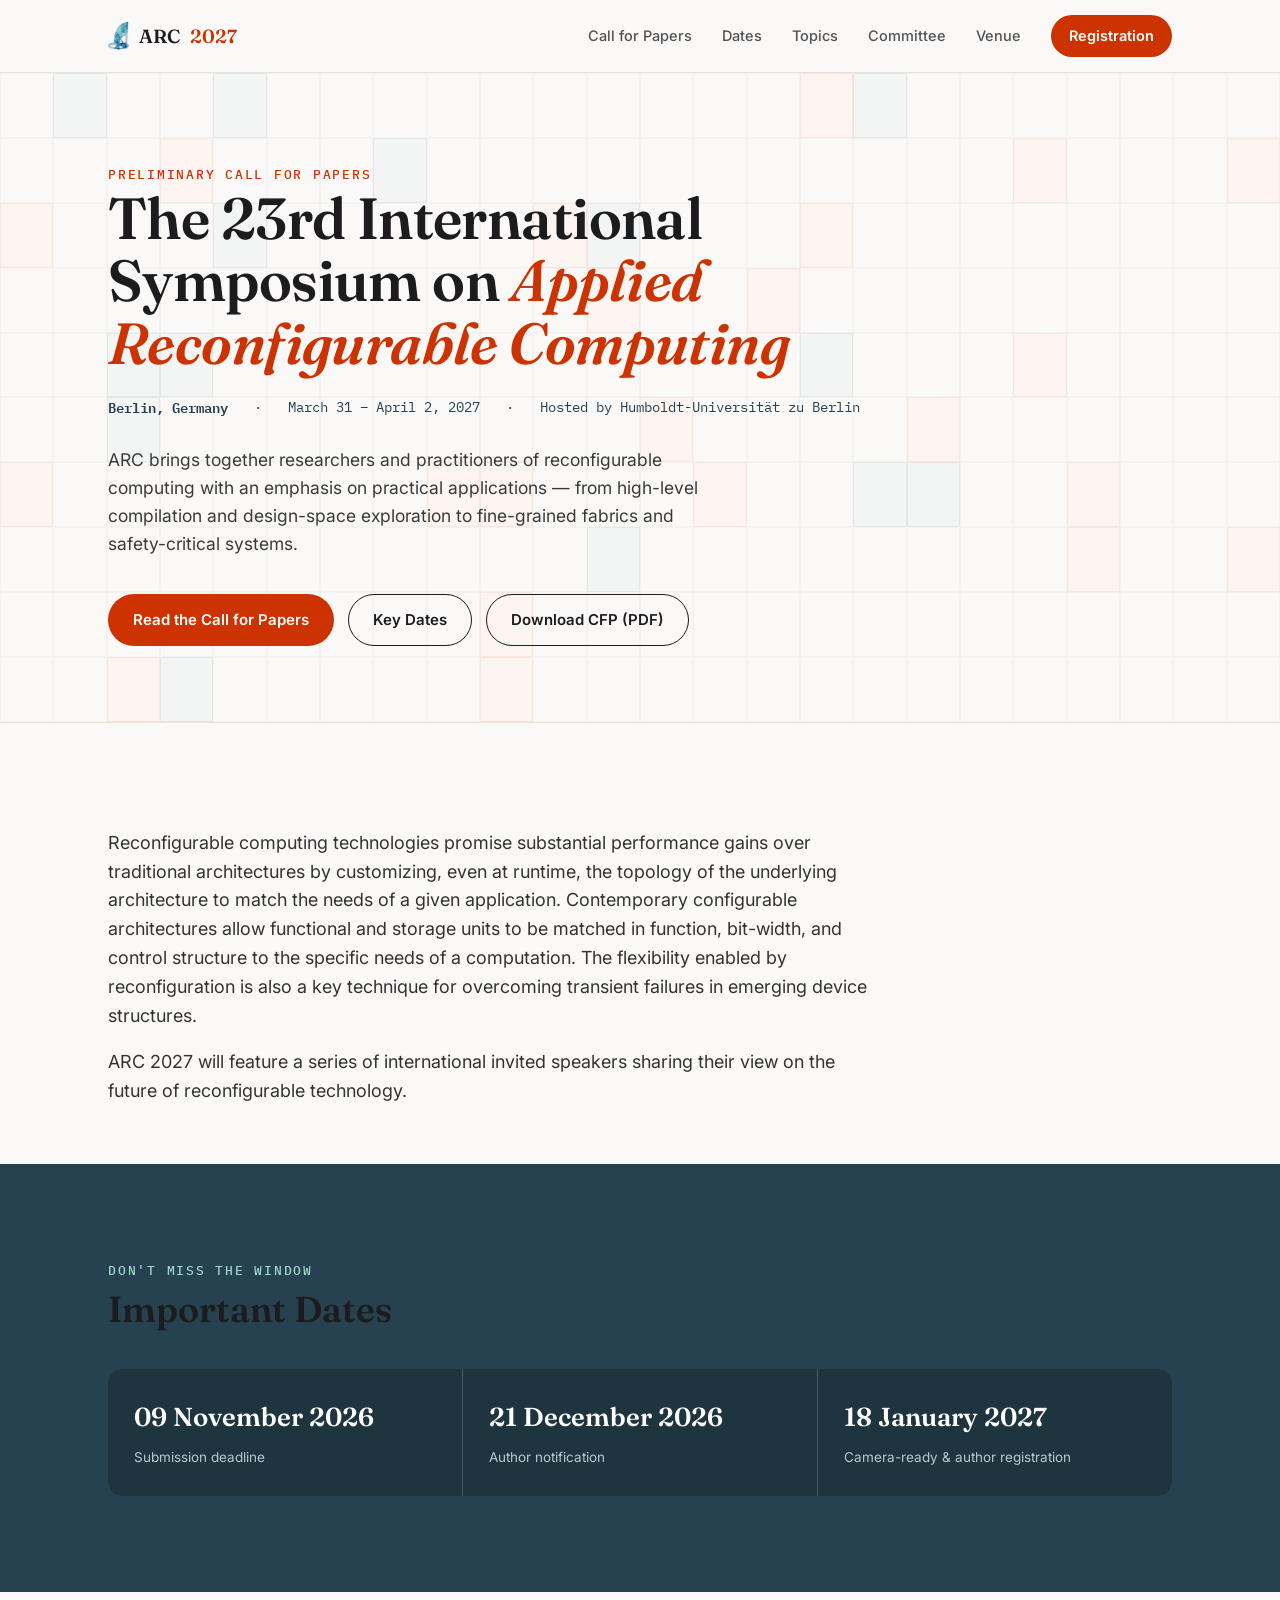
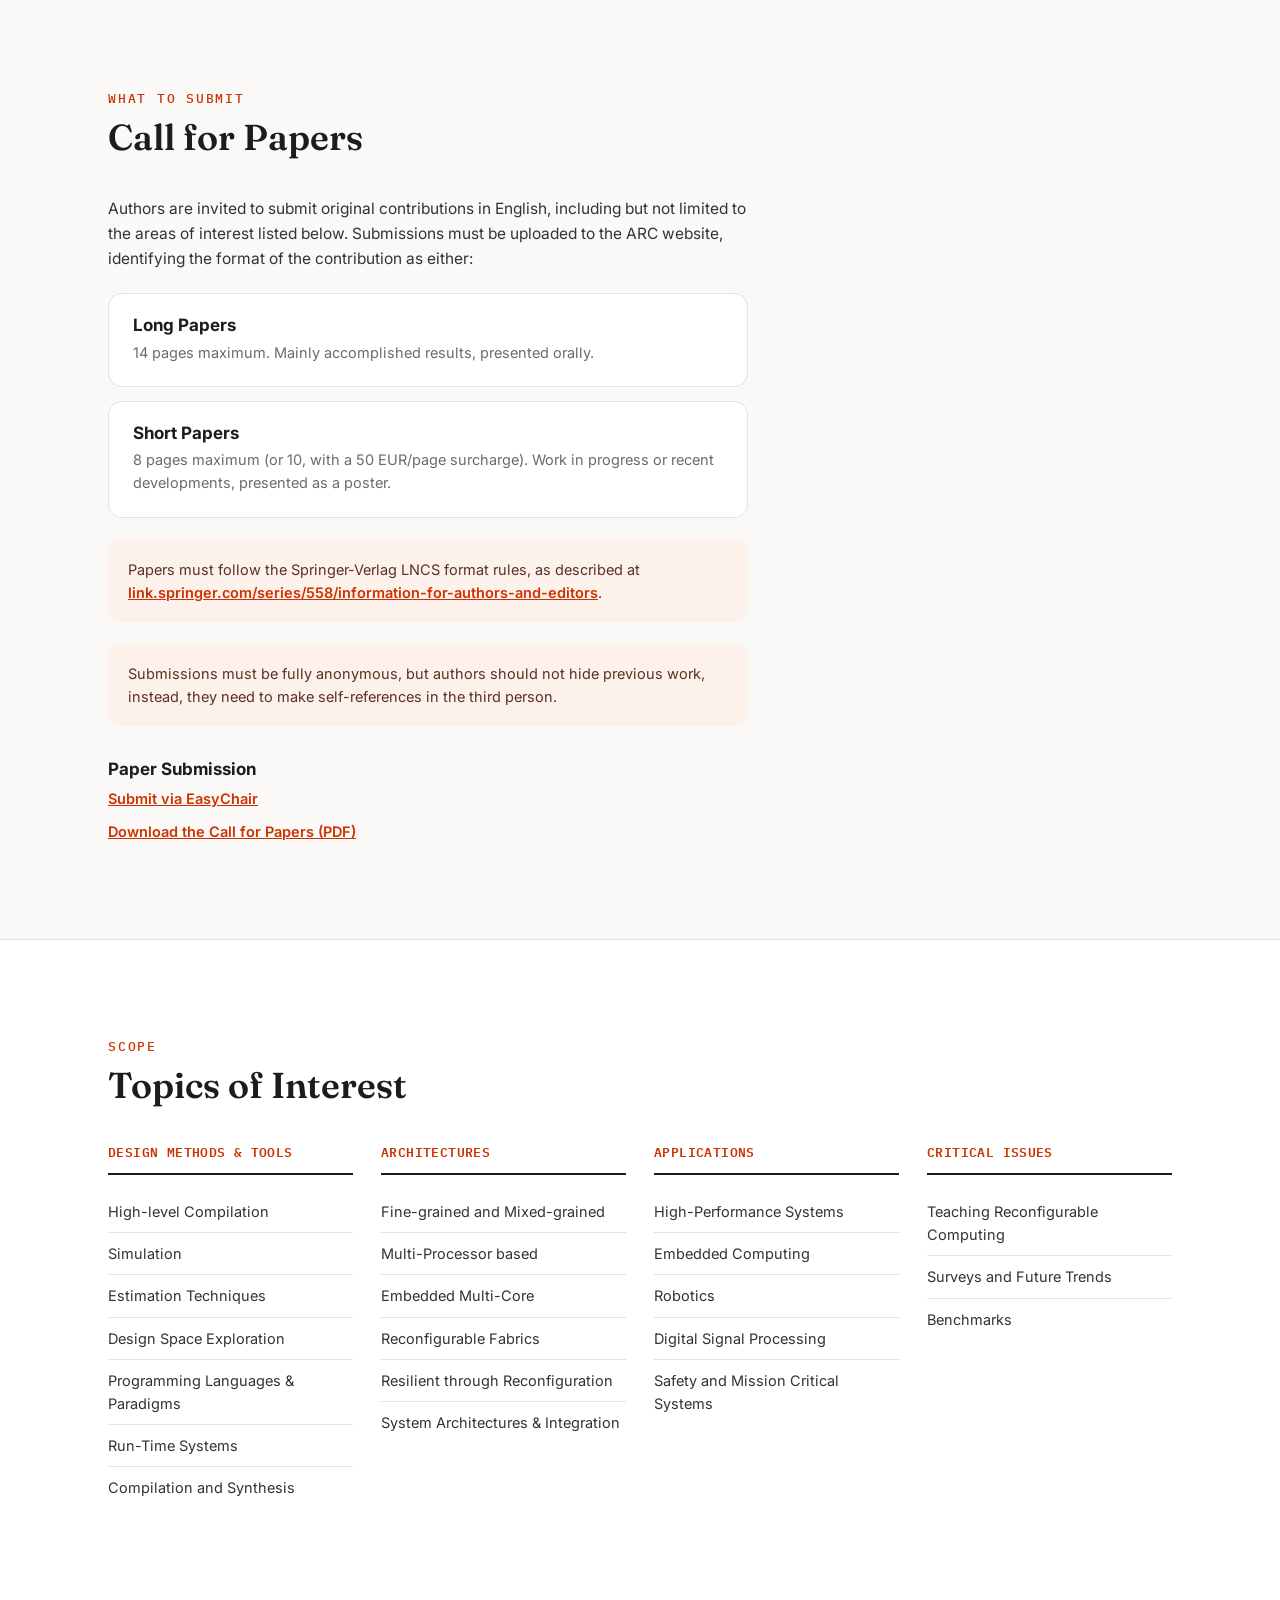
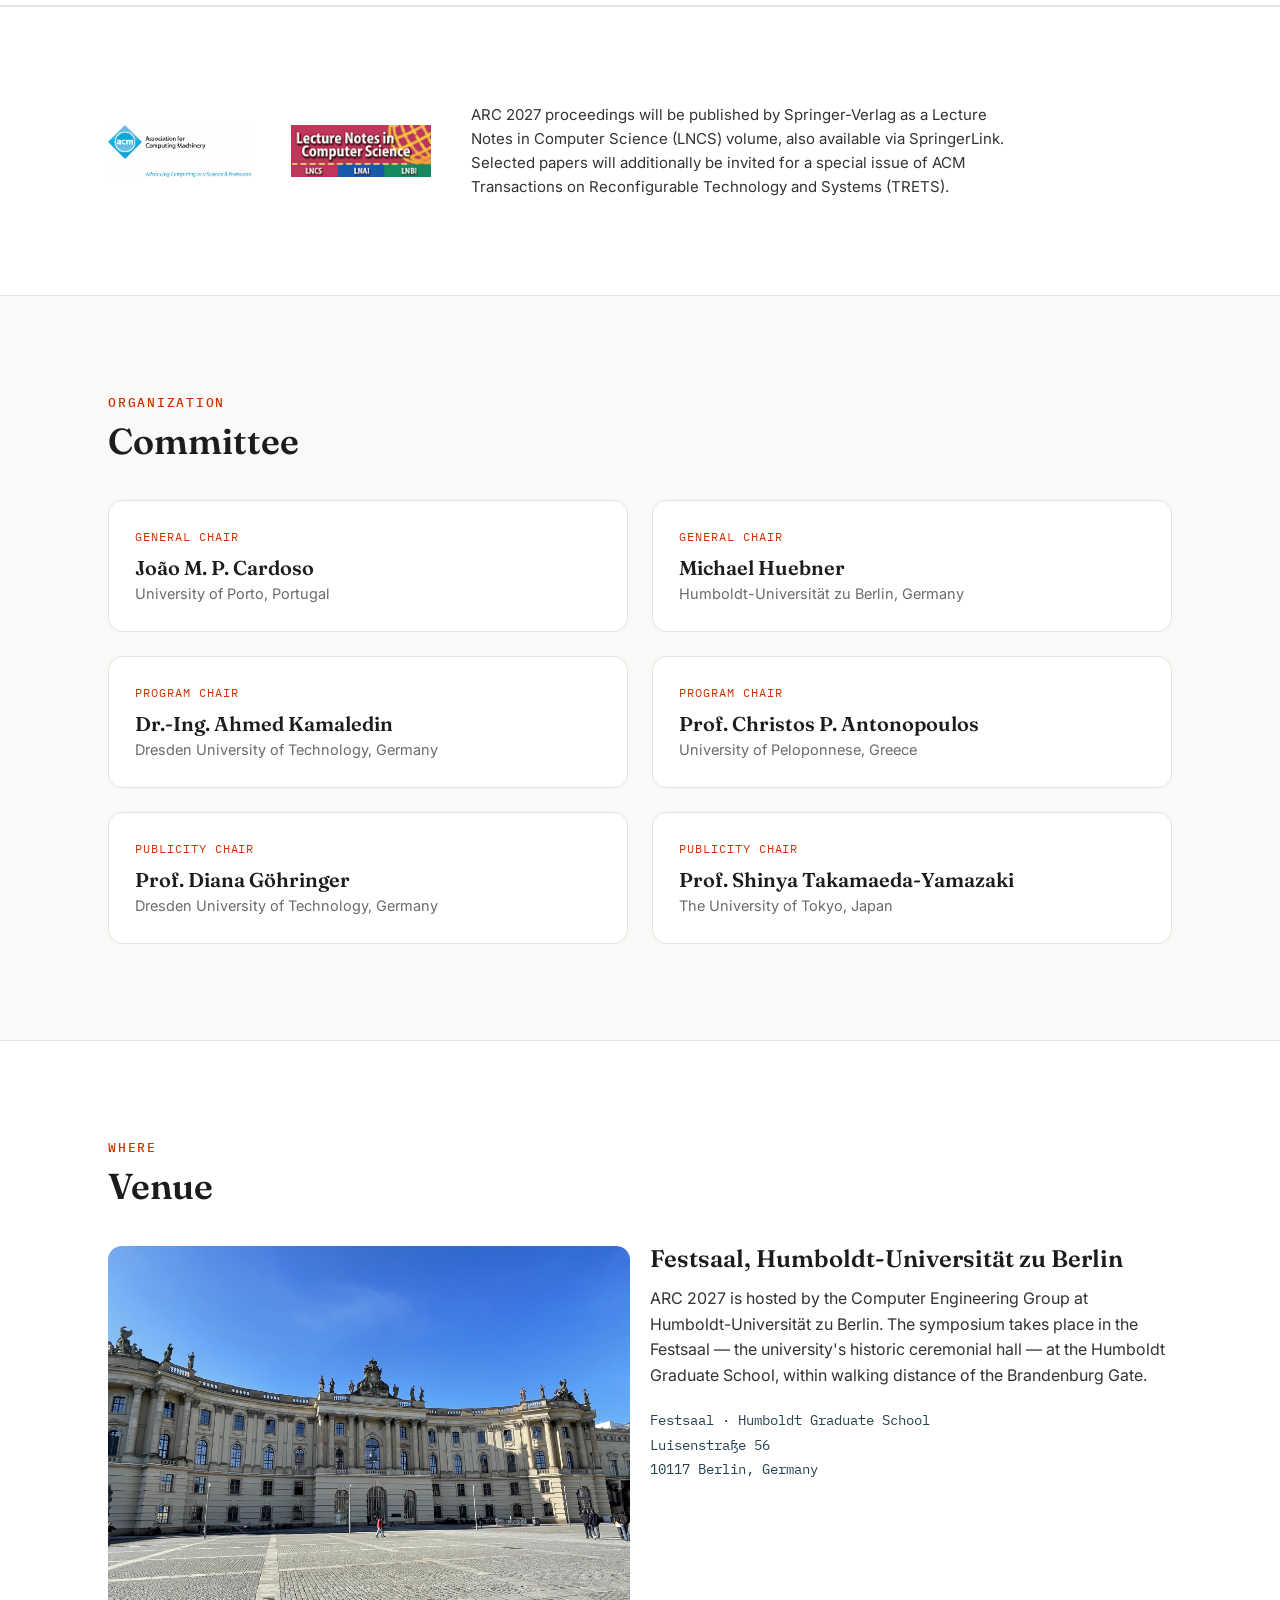
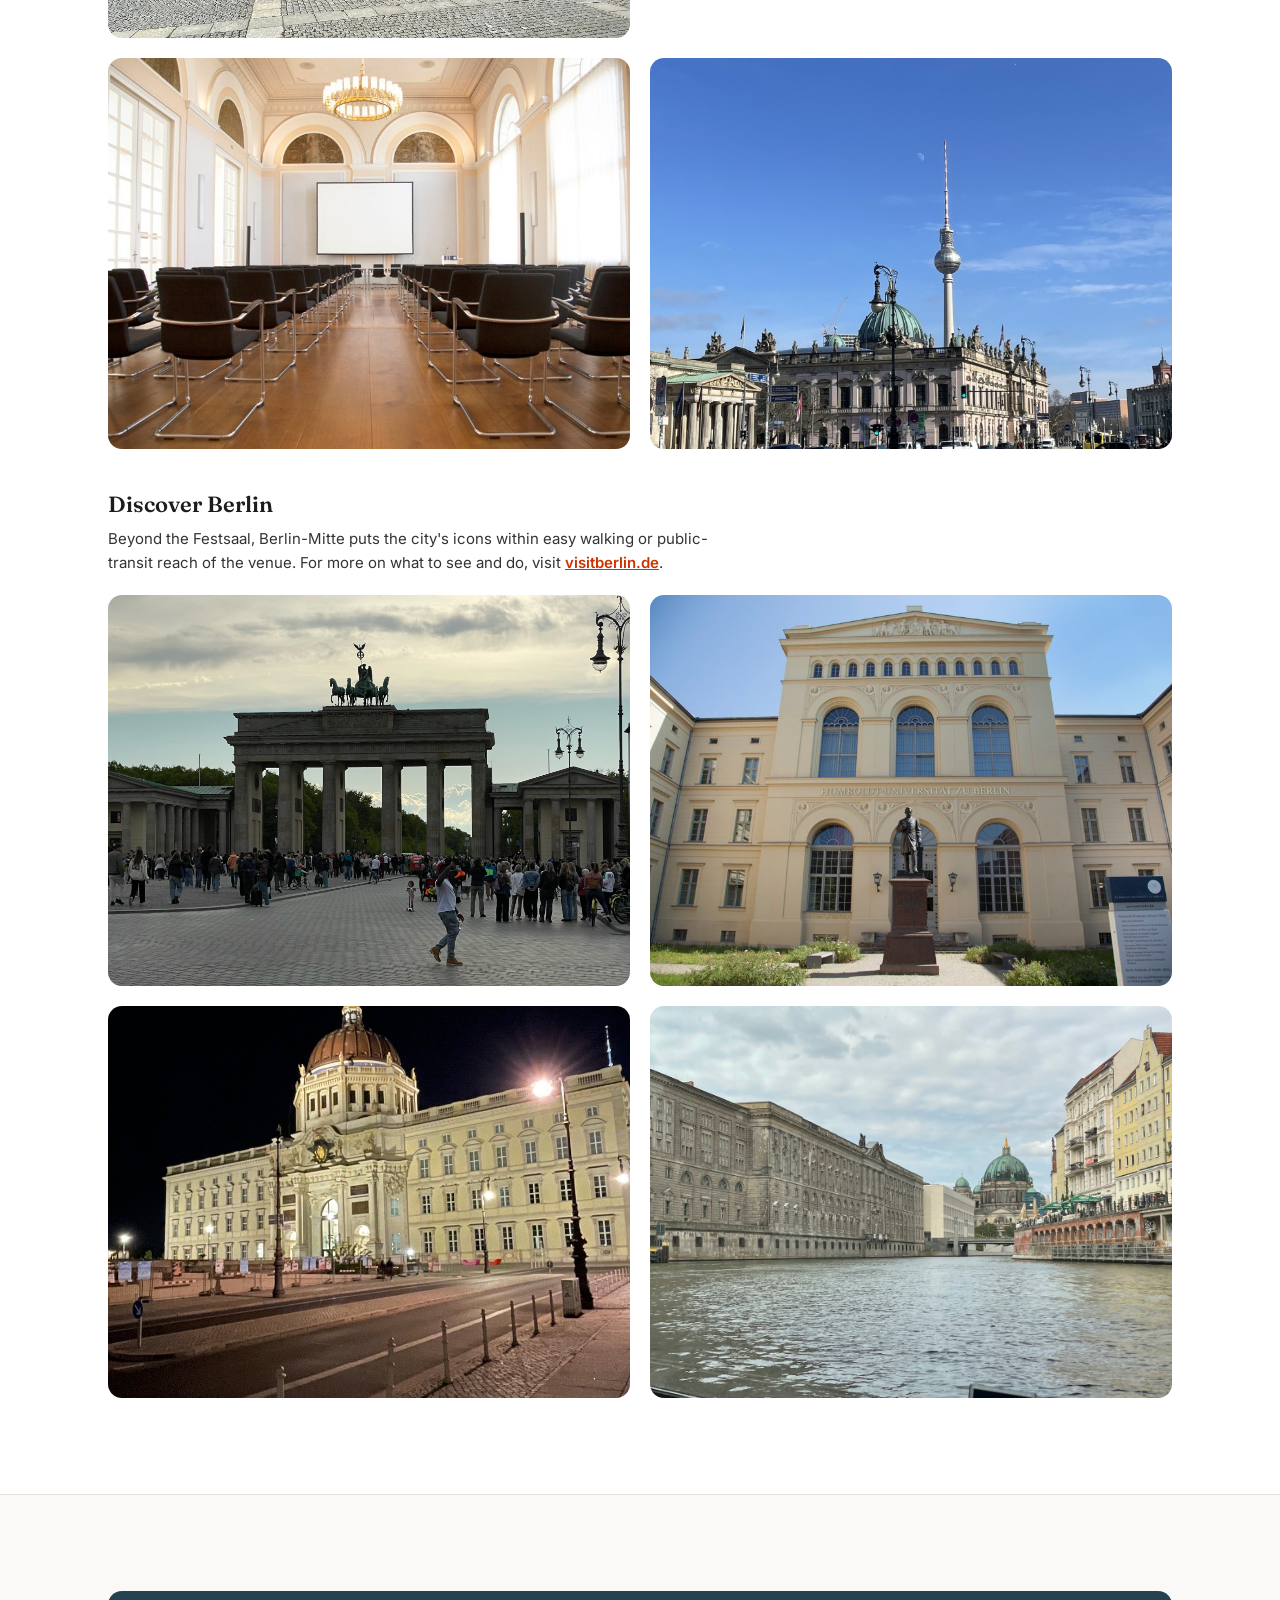
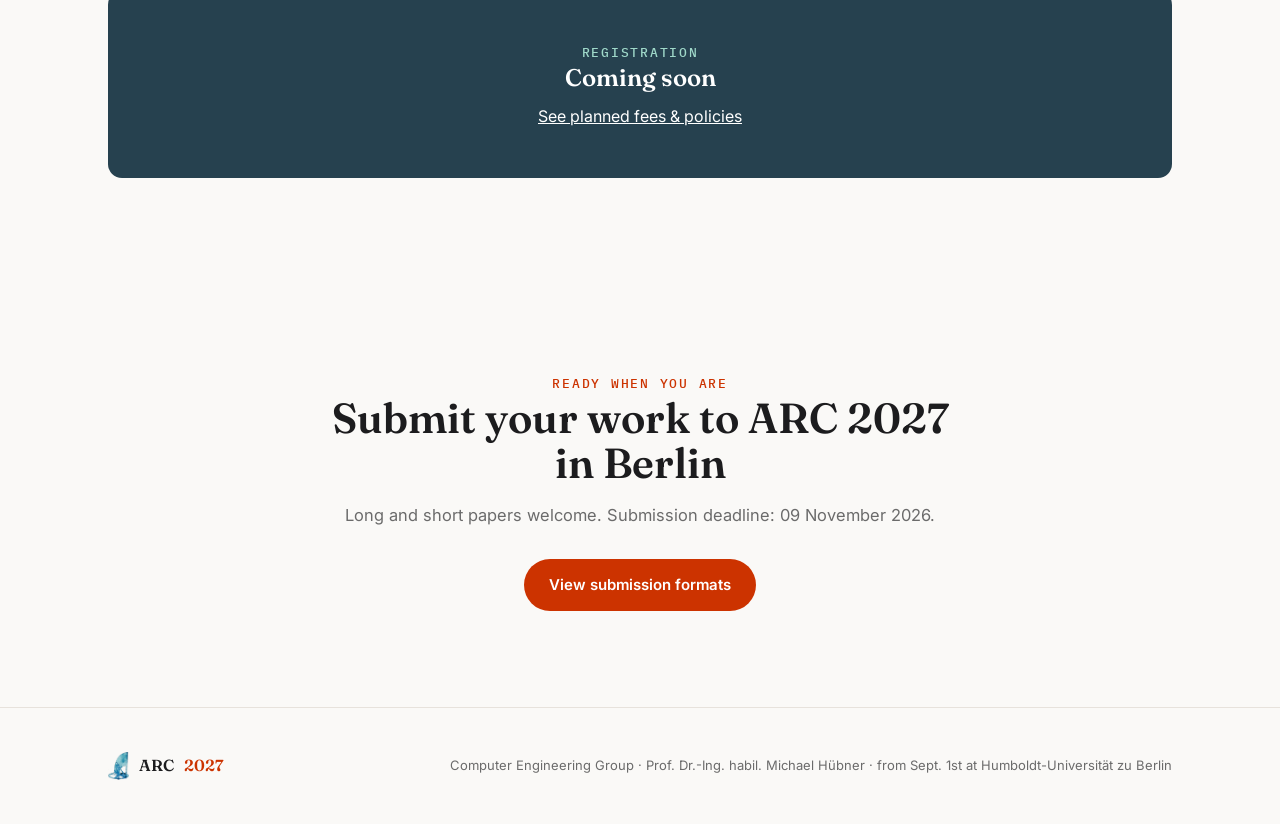
<file: index.html>
<!DOCTYPE html>
<html lang="en">
<head>
<meta charset="UTF-8">
<meta name="viewport" content="width=device-width, initial-scale=1.0">
<title>ARC 2027 — The 23rd International Symposium on Applied Reconfigurable Computing</title>
<meta name="description" content="ARC 2027 · Berlin, Germany · March 31 – April 2, 2027 · Preliminary Call for Papers">
<link rel="preconnect" href="https://fonts.googleapis.com">
<link rel="preconnect" href="https://fonts.gstatic.com" crossorigin>
<link href="https://fonts.googleapis.com/css2?family=Fraunces:ital,opsz,wght@0,9..144,400;0,9..144,500;0,9..144,600;0,9..144,700;1,9..144,500&family=Inter:wght@400;500;600;700&family=IBM+Plex+Mono:wght@400;500;600&display=swap" rel="stylesheet">
<link rel="stylesheet" href="assets/style.css">
</head>
<body>

<header>
  <nav class="wrap">
    <div class="brand-lockup">
      <img src="assets/arc_logo.png" alt="">
      ARC<span class="yr">2027</span>
    </div>
    <div class="navlinks" id="navlinks">
      <a href="#cfp">Call for Papers</a>
      <a href="#dates">Dates</a>
      <a href="#topics">Topics</a>
      <a href="#committee">Committee</a>
      <a href="#venue">Venue</a>
      <a href="registration.html" class="navcta">Registration</a>
    </div>
    <button class="menu-btn" id="menuBtn" aria-label="Toggle menu"><span></span><span></span><span></span></button>
  </nav>
</header>

<section class="hero">
  <div class="fabric" id="fabric"></div>
  <div class="wrap">
    <div class="hero-inner">
      <span class="eyebrow">Preliminary Call for Papers</span>
      <h1>The 23rd International Symposium on <em>Applied Reconfigurable Computing</em></h1>
      <div class="hero-meta">
        <span><b>Berlin, Germany</b></span>
        <span>·</span>
        <span>March 31 – April 2, 2027</span>
        <span>·</span>
        <span>Hosted by Humboldt-Universität zu Berlin</span>
      </div>
      <p class="hero-lede">ARC brings together researchers and practitioners of reconfigurable computing with an emphasis on practical applications — from high-level compilation and design-space exploration to fine-grained fabrics and safety-critical systems.</p>
      <div class="hero-ctas">
        <a class="btn btn-primary" href="#cfp">Read the Call for Papers</a>
        <a class="btn btn-ghost" href="#dates">Key Dates</a>
        <a class="btn btn-ghost" href="assets/ARC2027-CFP-v2-extended.pdf" target="_blank" rel="noopener">Download CFP (PDF)</a>
      </div>
    </div>
  </div>
</section>

<section class="intro">
  <div class="wrap">
    <p>Reconfigurable computing technologies promise substantial performance gains over traditional architectures by customizing, even at runtime, the topology of the underlying architecture to match the needs of a given application. Contemporary configurable architectures allow functional and storage units to be matched in function, bit-width, and control structure to the specific needs of a computation. The flexibility enabled by reconfiguration is also a key technique for overcoming transient failures in emerging device structures.</p>
    <p>ARC 2027 will feature a series of international invited speakers sharing their view on the future of reconfigurable technology.</p>
  </div>
</section>

<section class="dates-strip" id="dates">
  <div class="wrap">
    <div class="sec-head">
      <div>
        <span class="eyebrow">Don't miss the window</span>
        <h2>Important Dates</h2>
      </div>
    </div>
    <div class="dates-grid">
      <div class="date-card">
        <div class="d">09 November 2026</div>
        <div class="l">Submission deadline</div>
      </div>
      <div class="date-card">
        <div class="d">21 December 2026</div>
        <div class="l">Author notification</div>
      </div>
      <div class="date-card">
        <div class="d">18 January 2027</div>
        <div class="l">Camera-ready &amp; author registration</div>
      </div>
    </div>
  </div>
</section>

<section id="cfp">
  <div class="wrap">
    <div class="sec-head">
      <div>
        <span class="eyebrow">What to submit</span>
        <h2>Call for Papers</h2>
      </div>
    </div>
    <div class="cfp-grid" style="grid-template-columns:1fr; max-width:640px;">
      <div>
        <p style="margin:0 0 22px; color:#333; font-size:15.5px;">Authors are invited to submit original contributions in English, including but not limited to the areas of interest listed below. Submissions must be uploaded to the ARC website, identifying the format of the contribution as either:</p>

        <div class="paper-type">
          <h3>Long Papers</h3>
          <p>14 pages maximum. Mainly accomplished results, presented orally.</p>
        </div>
        <div class="paper-type">
          <h3>Short Papers</h3>
          <p>8 pages maximum (or 10, with a 50 EUR/page surcharge). Work in progress or recent developments, presented as a poster.</p>
        </div>

        <div class="fmt-note">
          Papers must follow the Springer-Verlag LNCS format rules, as described at
          <a href="https://link.springer.com/series/558/information-for-authors-and-editors" target="_blank" rel="noopener">link.springer.com/series/558/information-for-authors-and-editors</a>.
        </div>

        <div class="fmt-note">
          Submissions must be fully anonymous, but authors should not hide previous work, instead, they need to make self-references in the third person.
        </div>

        <h3 style="font-size:17px; font-family:'Inter'; font-weight:700; margin-top:34px;">Paper Submission</h3>
        <p style="margin:8px 0 0; font-size:14.5px;"><a href="https://easychair.org/conferences/?conf=arc2027" target="_blank" rel="noopener" style="color:var(--brand); font-weight:600;">Submit via EasyChair</a></p>
        <p style="margin:10px 0 0; font-size:14.5px;"><a href="assets/ARC2027_Preliminary_CFP.pdf" target="_blank" rel="noopener" style="color:var(--brand); font-weight:600;">Download the Call for Papers (PDF)</a></p>
      </div>
    </div>
  </div>
</section>

<section id="topics" style="background:var(--paper-raised); border-top:1px solid var(--line); border-bottom:1px solid var(--line);">
  <div class="wrap">
    <div class="sec-head">
      <div>
        <span class="eyebrow">Scope</span>
        <h2>Topics of Interest</h2>
      </div>
    </div>
    <div class="topics-grid">
      <div class="topic-col">
        <h3>Design Methods &amp; Tools</h3>
        <ul>
          <li>High-level Compilation</li>
          <li>Simulation</li>
          <li>Estimation Techniques</li>
          <li>Design Space Exploration</li>
          <li>Programming Languages &amp; Paradigms</li>
          <li>Run-Time Systems</li>
          <li>Compilation and Synthesis</li>
        </ul>
      </div>
      <div class="topic-col">
        <h3>Architectures</h3>
        <ul>
          <li>Fine-grained and Mixed-grained</li>
          <li>Multi-Processor based</li>
          <li>Embedded Multi-Core</li>
          <li>Reconfigurable Fabrics</li>
          <li>Resilient through Reconfiguration</li>
          <li>System Architectures &amp; Integration</li>
        </ul>
      </div>
      <div class="topic-col">
        <h3>Applications</h3>
        <ul>
          <li>High-Performance Systems</li>
          <li>Embedded Computing</li>
          <li>Robotics</li>
          <li>Digital Signal Processing</li>
          <li>Safety and Mission Critical Systems</li>
        </ul>
      </div>
      <div class="topic-col">
        <h3>Critical Issues</h3>
        <ul>
          <li>Teaching Reconfigurable Computing</li>
          <li>Surveys and Future Trends</li>
          <li>Benchmarks</li>
        </ul>
      </div>
    </div>
  </div>
</section>

<section class="pub-strip">
  <div class="wrap pub-inner">
    <img src="assets/lncs_logo.png" alt="Lecture Notes in Computer Science">
    <img src="assets/acm_logo.jpeg" alt="ACM">
    <p>ARC 2027 proceedings will be published by Springer-Verlag as a Lecture Notes in Computer Science (LNCS) volume, also available via SpringerLink. Selected papers will additionally be invited for a special issue of ACM Transactions on Reconfigurable Technology and Systems (TRETS).</p>
  </div>
</section>

<section id="committee">
  <div class="wrap">
    <div class="sec-head">
      <div>
        <span class="eyebrow">Organization</span>
        <h2>Committee</h2>
      </div>
    </div>
    <div class="committee-grid">
      <div class="person">
        <div class="role">General Chair</div>
        <h3>João M. P. Cardoso</h3>
        <div class="aff">University of Porto, Portugal</div>
      </div>
      <div class="person">
        <div class="role">General Chair</div>
        <h3>Michael Huebner</h3>
        <div class="aff">Humboldt-Universität zu Berlin, Germany</div>
      </div>
      <div class="person">
        <div class="role">Program Chair</div>
        <h3>Dr.-Ing. Ahmed Kamaledin</h3>
        <div class="aff">Dresden University of Technology, Germany</div>
      </div>
      <div class="person">
        <div class="role">Program Chair</div>
        <h3>Prof. Christos P. Antonopoulos</h3>
        <div class="aff">University of Peloponnese, Greece</div>
      </div>
      <div class="person">
        <div class="role">Publicity Chair</div>
        <h3>Prof. Diana Göhringer</h3>
        <div class="aff">Dresden University of Technology, Germany</div>
      </div>
      <div class="person">
        <div class="role">Publicity Chair</div>
        <h3>Prof. Shinya Takamaeda-Yamazaki</h3>
        <div class="aff">The University of Tokyo, Japan</div>
      </div>
    </div>
  </div>
</section>

<section id="venue" style="background:var(--paper-raised); border-top:1px solid var(--line); border-bottom:1px solid var(--line);">
  <div class="wrap">
    <div class="sec-head">
      <div>
        <span class="eyebrow">Where</span>
        <h2>Venue</h2>
      </div>
    </div>
    <div class="venue-grid">
      <div class="venue-photo"><img src="assets/venue_law_faculty.jpg" alt="Humboldt-Universität zu Berlin building at Bebelplatz"></div>
      <div class="venue-text">
        <h3>Festsaal, Humboldt-Universität zu Berlin</h3>
        <p>ARC 2027 is hosted by the Computer Engineering Group at Humboldt-Universität zu Berlin. The symposium takes place in the Festsaal — the university's historic ceremonial hall — at the Humboldt Graduate School, within walking distance of the Brandenburg Gate.</p>
        <div class="venue-addr">
          Festsaal · Humboldt Graduate School<br>
          Luisenstraße 56<br>
          10117 Berlin, Germany
        </div>
      </div>
    </div>
    <div class="venue-grid" style="margin-top:20px;">
      <div class="venue-photo"><img src="assets/berlin2.jpg" alt="Festsaal lecture hall"></div>
      <div class="venue-photo"><img src="assets/venue_fernsehturm.jpg" alt="Fernsehturm and Berlin skyline near Bebelplatz"></div>
    </div>

    <h3 style="margin-top:44px; font-size:22px;">Discover Berlin</h3>
    <p style="margin-top:10px; color:#333; font-size:15px; max-width:640px;">Beyond the Festsaal, Berlin-Mitte puts the city's icons within easy walking or public-transit reach of the venue. For more on what to see and do, visit <a href="https://www.visitberlin.de/en" target="_blank" rel="noopener" style="color:var(--brand); font-weight:600;">visitberlin.de</a>.</p>
    <div class="venue-grid" style="margin-top:20px;">
      <div class="venue-photo"><img src="assets/venue_brandenburg_gate.jpg" alt="Brandenburg Gate, Berlin"></div>
      <div class="venue-photo"><img src="assets/berlin1.jpg" alt="Humboldt-Universität zu Berlin main building"></div>
    </div>
    <div class="venue-grid" style="margin-top:20px;">
      <div class="venue-photo"><img src="assets/berlin_schloss_night.jpg" alt="Berliner Schloss / Humboldt Forum at night"></div>
      <div class="venue-photo"><img src="assets/berlin_spree_dom.jpg" alt="Spree river with Berliner Dom"></div>
    </div>
  </div>
</section>

<section id="registration">
  <div class="wrap">
    <div class="reg-box">
      <span class="eyebrow" style="color:#9fd8c9;">Registration</span>
      <h2>Coming soon</h2>
      <p><a href="registration.html" style="color:#fff; text-decoration:underline;">See planned fees &amp; policies</a></p>
    </div>
  </div>
</section>

<section class="final-cta">
  <div class="wrap">
    <span class="eyebrow">Ready when you are</span>
    <h2>Submit your work to ARC 2027 in Berlin</h2>
    <p>Long and short papers welcome. Submission deadline: 09 November 2026.</p>
    <div class="hero-ctas">
      <a class="btn btn-primary" href="#cfp">View submission formats</a>
    </div>
  </div>
</section>

<footer>
  <div class="wrap foot-inner">
    <div class="brand-lockup">
      <img src="assets/arc_logo.png" alt="">
      ARC<span class="yr">2027</span>
    </div>
    <div class="fine">Computer Engineering Group · Prof. Dr.-Ing. habil. Michael Hübner · from Sept. 1st at Humboldt-Universität zu Berlin</div>
  </div>
</footer>

<script>
  // mobile nav
  const btn = document.getElementById('menuBtn');
  const nav = document.getElementById('navlinks');
  btn.addEventListener('click', () => nav.classList.toggle('open'));
  nav.querySelectorAll('a').forEach(a => a.addEventListener('click', () => nav.classList.remove('open')));

  // reconfigurable fabric hero motif: light up a random sparse subset of cells
  const fabric = document.getElementById('fabric');
  const COLS = 24, ROWS = 10;
  const total = COLS * ROWS;
  const litCount = Math.round(total * 0.09);
  const lit2Count = Math.round(total * 0.06);
  const indices = [...Array(total).keys()];
  for (let i = indices.length - 1; i > 0; i--) {
    const j = Math.floor(Math.random() * (i + 1));
    [indices[i], indices[j]] = [indices[j], indices[i]];
  }
  const litSet = new Set(indices.slice(0, litCount));
  const lit2Set = new Set(indices.slice(litCount, litCount + lit2Count));
  const frag = document.createDocumentFragment();
  for (let i = 0; i < total; i++) {
    const cell = document.createElement('i');
    if (litSet.has(i)) cell.className = 'lit';
    else if (lit2Set.has(i)) cell.className = 'lit2';
    cell.style.animationDelay = (Math.random() * 5).toFixed(2) + 's';
    frag.appendChild(cell);
  }
  fabric.appendChild(frag);
</script>

</body>
</html>
</file>
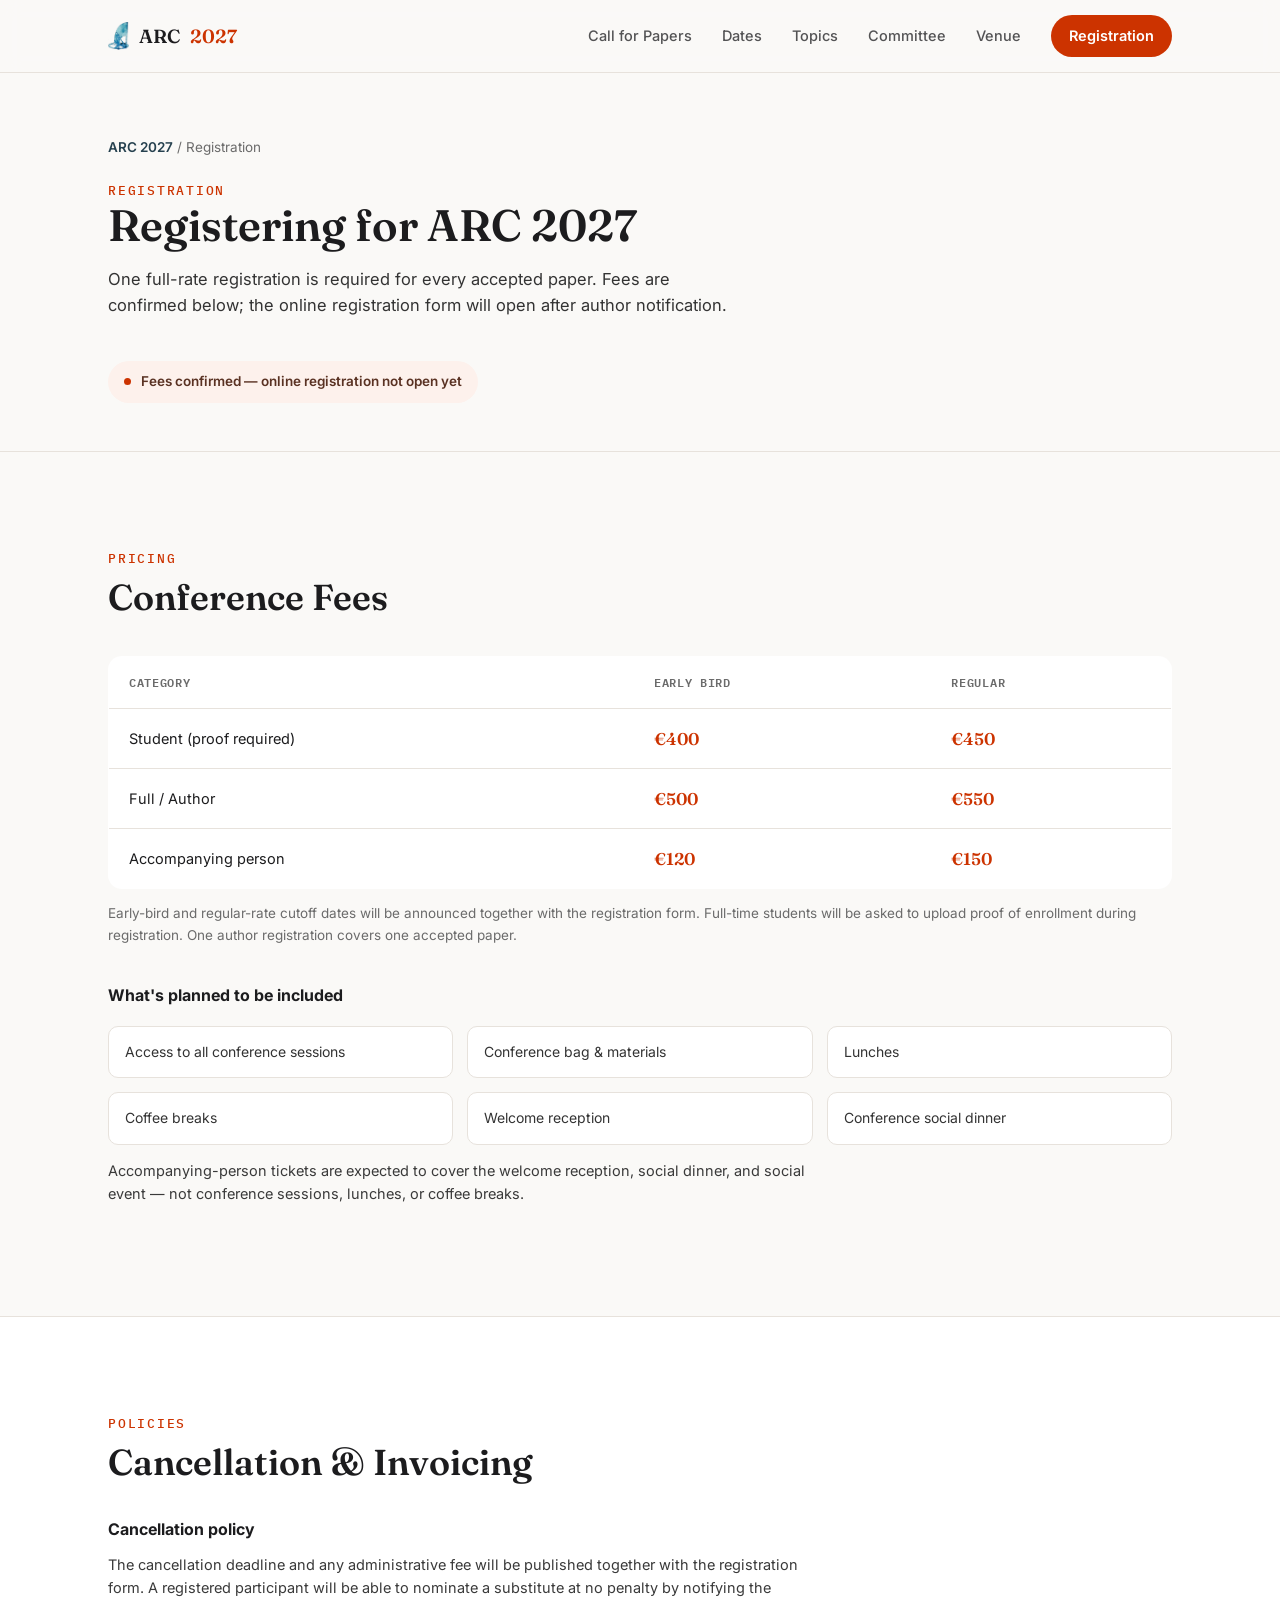
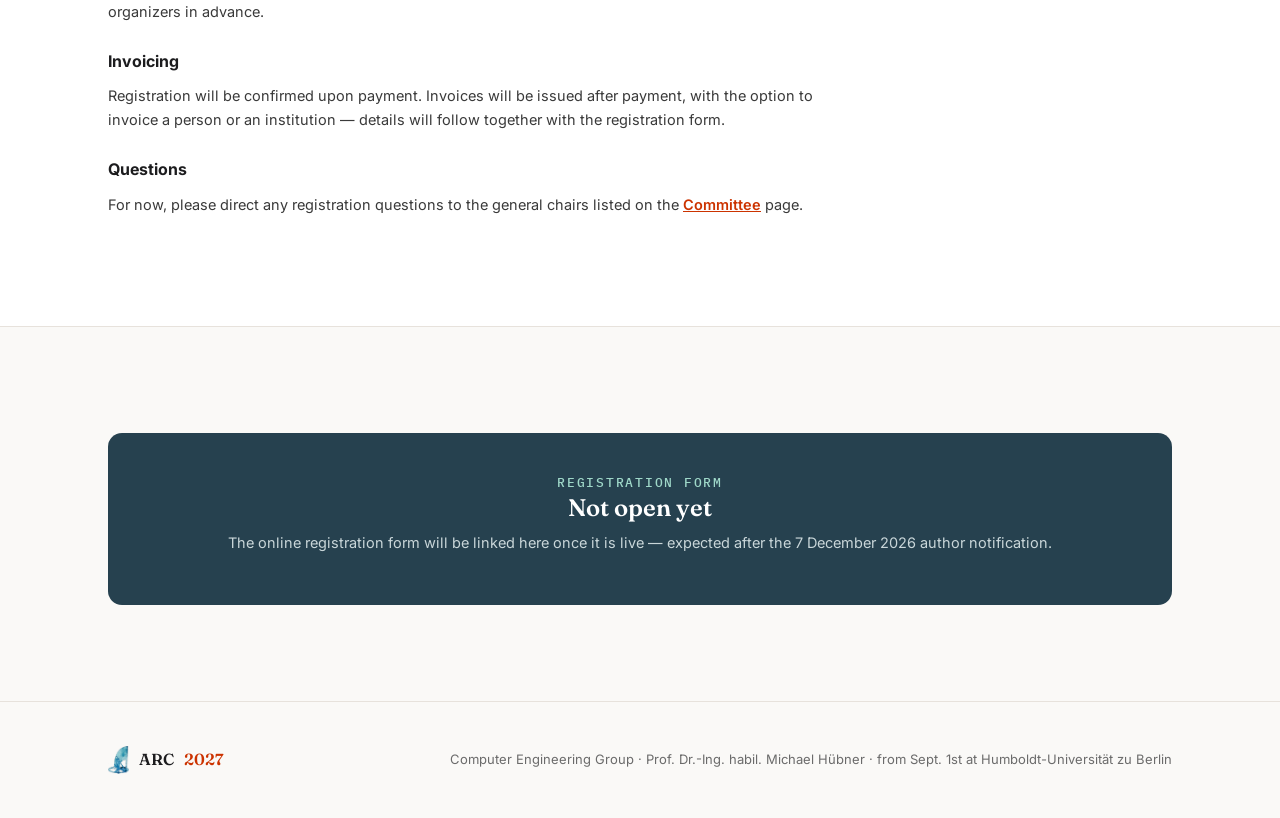
<file: registration.html>
<!DOCTYPE html>
<html lang="en">
<head>
<meta charset="UTF-8">
<meta name="viewport" content="width=device-width, initial-scale=1.0">
<title>Registration — ARC 2027</title>
<meta name="description" content="ARC 2027 · Registration — fees, policies and what's included. Details to be confirmed.">
<link rel="preconnect" href="https://fonts.googleapis.com">
<link rel="preconnect" href="https://fonts.gstatic.com" crossorigin>
<link href="https://fonts.googleapis.com/css2?family=Fraunces:ital,opsz,wght@0,9..144,400;0,9..144,500;0,9..144,600;0,9..144,700;1,9..144,500&family=Inter:wght@400;500;600;700&family=IBM+Plex+Mono:wght@400;500;600&display=swap" rel="stylesheet">
<link rel="stylesheet" href="assets/style.css">
<style>
  /* page-specific additions */
  .subpage-hero{padding:64px 0 48px; border-bottom:1px solid var(--line);}
  .subpage-hero .eyebrow{margin-bottom:14px;}
  .subpage-hero h1{font-size:clamp(30px,4.5vw,44px);}
  .subpage-hero p{margin-top:16px; max-width:640px; font-size:16.5px; color:#333;}
  .tbc-banner{
    margin-top:26px; display:inline-flex; align-items:center; gap:10px;
    background:var(--brand-tint); color:#5a3223; font-size:13.5px; font-weight:600;
    padding:10px 16px; border-radius:999px;
  }
  .tbc-banner .dot{width:7px; height:7px; border-radius:50%; background:var(--brand); flex:none;}

  .fee-table{
    width:100%; border-collapse:collapse; margin-top:26px;
    background:var(--paper-raised); border:1px solid var(--line); border-radius:var(--radius); overflow:hidden;
  }
  .fee-table th, .fee-table td{ text-align:left; padding:16px 20px; font-size:14.5px; }
  .fee-table thead th{
    font-family:"IBM Plex Mono", monospace; font-size:11.5px; text-transform:uppercase; letter-spacing:.06em;
    color:var(--muted); border-bottom:1px solid var(--line); font-weight:600;
  }
  .fee-table tbody tr + tr td{ border-top:1px solid var(--line); }
  .fee-table td.amount{ font-family:"Fraunces", serif; font-weight:600; font-size:17px; color:var(--brand); }
  .fee-table td.tag{ font-family:"IBM Plex Mono", monospace; font-size:11.5px; color:var(--muted); }
  @media (max-width:640px){
    .fee-table thead{display:none;}
    .fee-table, .fee-table tbody, .fee-table tr, .fee-table td{display:block; width:100%;}
    .fee-table tr{padding:14px 0; border-top:1px solid var(--line);}
    .fee-table tbody tr:first-child{border-top:none;}
    .fee-table td{padding:3px 20px;}
  }

  .incl-grid{display:grid; grid-template-columns:repeat(3,1fr); gap:14px; margin-top:22px;}
  @media (max-width:720px){ .incl-grid{grid-template-columns:1fr 1fr;} }
  @media (max-width:480px){ .incl-grid{grid-template-columns:1fr;} }
  .incl-item{
    background:var(--paper-raised); border:1px solid var(--line); border-radius:10px;
    padding:14px 16px; font-size:14px; color:#333;
  }

  .policy-block{margin-top:14px;}
  .policy-block h3{font-size:16px; font-family:"Inter"; font-weight:700; margin-bottom:8px;}
  .policy-block p{font-size:14.5px; color:#3a3a3a; max-width:720px;}
  .policy-block + .policy-block{margin-top:30px;}

  .reg-form-cta{
    margin-top:10px; background:var(--steel); color:#fff; border-radius:var(--radius);
    padding:36px; text-align:center;
  }
  .reg-form-cta h2{color:#fff; font-size:24px;}
  .reg-form-cta p{color:#c9d6d9; margin-top:10px; font-size:14.5px;}
  .breadcrumb{font-size:13.5px; color:var(--muted); margin-bottom:18px;}
  .breadcrumb a{color:var(--steel); text-decoration:none; font-weight:600;}
  .breadcrumb a:hover{text-decoration:underline;}
</style>
</head>
<body>

<header>
  <nav class="wrap">
    <div class="brand-lockup">
      <a href="index.html" style="display:flex; align-items:center; gap:10px; text-decoration:none; color:inherit;">
        <img src="assets/arc_logo.png" alt="">
        ARC<span class="yr">2027</span>
      </a>
    </div>
    <div class="navlinks" id="navlinks">
      <a href="index.html#cfp">Call for Papers</a>
      <a href="index.html#dates">Dates</a>
      <a href="index.html#topics">Topics</a>
      <a href="index.html#committee">Committee</a>
      <a href="index.html#venue">Venue</a>
      <a href="registration.html" class="navcta">Registration</a>
    </div>
    <button class="menu-btn" id="menuBtn" aria-label="Toggle menu"><span></span><span></span><span></span></button>
  </nav>
</header>

<section class="subpage-hero">
  <div class="wrap">
    <div class="breadcrumb"><a href="index.html">ARC 2027</a> / Registration</div>
    <span class="eyebrow">Registration</span>
    <h1>Registering for ARC 2027</h1>
    <p>One full-rate registration is required for every accepted paper. Fees are confirmed below; the online registration form will open after author notification.</p>
    <div class="tbc-banner"><span class="dot"></span> Fees confirmed — online registration not open yet</div>
  </div>
</section>

<section>
  <div class="wrap">
    <div class="sec-head">
      <div>
        <span class="eyebrow">Pricing</span>
        <h2>Conference Fees</h2>
      </div>
    </div>

    <table class="fee-table">
      <thead>
        <tr><th>Category</th><th>Early bird</th><th>Regular</th></tr>
      </thead>
      <tbody>
        <tr>
          <td>Student <span class="tag">(proof required)</span></td>
          <td class="amount">€400</td>
          <td class="amount">€450</td>
        </tr>
        <tr>
          <td>Full / Author</td>
          <td class="amount">€500</td>
          <td class="amount">€550</td>
        </tr>
        <tr>
          <td>Accompanying person</td>
          <td class="amount">€120</td>
          <td class="amount">€150</td>
        </tr>
      </tbody>
    </table>
    <p style="margin-top:14px; font-size:13.5px; color:var(--muted);">Early-bird and regular-rate cutoff dates will be announced together with the registration form. Full-time students will be asked to upload proof of enrollment during registration. One author registration covers one accepted paper.</p>

    <div class="policy-block" style="margin-top:40px;">
      <h3>What's planned to be included</h3>
      <div class="incl-grid">
        <div class="incl-item">Access to all conference sessions</div>
        <div class="incl-item">Conference bag &amp; materials</div>
        <div class="incl-item">Lunches</div>
        <div class="incl-item">Coffee breaks</div>
        <div class="incl-item">Welcome reception</div>
        <div class="incl-item">Conference social dinner</div>
      </div>
      <p style="margin-top:14px;">Accompanying-person tickets are expected to cover the welcome reception, social dinner, and social event — not conference sessions, lunches, or coffee breaks.</p>
    </div>
  </div>
</section>

<section style="background:var(--paper-raised); border-top:1px solid var(--line); border-bottom:1px solid var(--line);">
  <div class="wrap">
    <div class="sec-head"><div><span class="eyebrow">Policies</span><h2>Cancellation &amp; Invoicing</h2></div></div>

    <div class="policy-block">
      <h3>Cancellation policy</h3>
      <p>The cancellation deadline and any administrative fee will be published together with the registration form. A registered participant will be able to nominate a substitute at no penalty by notifying the organizers in advance.</p>
    </div>
    <div class="policy-block">
      <h3>Invoicing</h3>
      <p>Registration will be confirmed upon payment. Invoices will be issued after payment, with the option to invoice a person or an institution — details will follow together with the registration form.</p>
    </div>
    <div class="policy-block">
      <h3>Questions</h3>
      <p>For now, please direct any registration questions to the general chairs listed on the <a href="index.html#committee" style="color:var(--brand); font-weight:600;">Committee</a> page.</p>
    </div>
  </div>
</section>

<section>
  <div class="wrap">
    <div class="reg-form-cta">
      <span class="eyebrow" style="color:#9fd8c9;">Registration form</span>
      <h2>Not open yet</h2>
      <p>The online registration form will be linked here once it is live — expected after the 7 December 2026 author notification.</p>
    </div>
  </div>
</section>

<footer>
  <div class="wrap foot-inner">
    <div class="brand-lockup">
      <img src="assets/arc_logo.png" alt="">
      ARC<span class="yr">2027</span>
    </div>
    <div class="fine">Computer Engineering Group · Prof. Dr.-Ing. habil. Michael Hübner · from Sept. 1st at Humboldt-Universität zu Berlin</div>
  </div>
</footer>

<script>
  const btn = document.getElementById('menuBtn');
  const nav = document.getElementById('navlinks');
  btn.addEventListener('click', () => nav.classList.toggle('open'));
  nav.querySelectorAll('a').forEach(a => a.addEventListener('click', () => nav.classList.remove('open')));
</script>

</body>
</html>
</file>
<file: assets/style.css>
:root{
    --ink:#1c1c1e;
    --paper:#faf9f7;
    --paper-raised:#ffffff;
    --brand:#cc3300;
    --brand-tint:#fdf1ec;
    --steel:#26414f;
    --steel-tint:#eef3f4;
    --muted:#6b6b6b;
    --line:#e7e2dc;
    --radius:14px;
    --maxw:1120px;
  }

  *{box-sizing:border-box;}
  html{scroll-behavior:smooth;}
  body{
    margin:0;
    background:var(--paper);
    color:var(--ink);
    font-family:"Inter", -apple-system, sans-serif;
    font-size:16px;
    line-height:1.6;
    -webkit-font-smoothing:antialiased;
  }
  h1,h2,h3{
    font-family:"Fraunces", Georgia, serif;
    font-weight:600;
    line-height:1.08;
    margin:0;
    color:var(--ink);
  }
  a{color:inherit;}
  .wrap{max-width:var(--maxw); margin:0 auto; padding:0 28px;}
  .eyebrow{
    font-family:"IBM Plex Mono", monospace;
    font-size:12.5px;
    letter-spacing:.14em;
    text-transform:uppercase;
    color:var(--brand);
    font-weight:500;
  }
  section{padding:96px 0;}
  @media (max-width:720px){ section{padding:64px 0;} }

  /* ---------- nav ---------- */
  header{
    position:sticky; top:0; z-index:50;
    background:rgba(250,249,247,.88);
    backdrop-filter:blur(10px);
    border-bottom:1px solid var(--line);
  }
  nav.wrap{
    display:flex; align-items:center; justify-content:space-between;
    height:72px;
  }
  .brand-lockup{display:flex; align-items:center; gap:10px; font-family:"Fraunces",serif; font-weight:600; font-size:19px;}
  .brand-lockup img{height:28px; width:auto; display:block;}
  .brand-lockup .yr{color:var(--brand);}
  .navlinks{display:flex; gap:30px; align-items:center;}
  .navlinks a{
    font-size:14.5px; font-weight:500; text-decoration:none; color:var(--ink);
    opacity:.75; transition:opacity .15s;
    padding:6px 0;
  }
  .navlinks a:hover{opacity:1;}
  .navcta{
    background:var(--brand); color:#fff !important; opacity:1 !important;
    padding:9px 18px !important; border-radius:999px; font-weight:600 !important;
  }
  .navcta:hover{background:#b32d00;}
  .menu-btn{display:none; background:none; border:none; cursor:pointer; padding:8px;}
  .menu-btn span{display:block; width:22px; height:2px; background:var(--ink); margin:5px 0;}
  @media (max-width:860px){
    .navlinks{
      position:fixed; top:72px; left:0; right:0;
      background:var(--paper-raised); border-bottom:1px solid var(--line);
      flex-direction:column; align-items:flex-start; padding:18px 28px 28px;
      gap:16px; transform:translateY(-8px); opacity:0; pointer-events:none;
      transition:all .18s ease;
    }
    .navlinks.open{transform:translateY(0); opacity:1; pointer-events:auto;}
    .menu-btn{display:block;}
  }

  /* ---------- hero with reconfigurable fabric motif ---------- */
  .hero{
    position:relative; overflow:hidden;
    padding:88px 0 76px;
    border-bottom:1px solid var(--line);
  }
  .fabric{
    position:absolute; inset:0; z-index:0;
    display:grid;
    grid-template-columns:repeat(24,1fr);
    grid-template-rows:repeat(10,1fr);
    opacity:.55;
  }
  .fabric i{
    border:1px solid rgba(38,65,79,.06);
  }
  .fabric i.lit{ background:var(--brand-tint); border-color:rgba(204,51,0,.14); }
  .fabric i.lit2{ background:var(--steel-tint); border-color:rgba(38,65,79,.14); }
  @media (prefers-reduced-motion:no-preference){
    .fabric i.lit{ animation:pulse 5.5s ease-in-out infinite; }
    .fabric i.lit2{ animation:pulse2 6.5s ease-in-out infinite; }
  }
  @keyframes pulse{ 0%,100%{opacity:.5;} 50%{opacity:1;} }
  @keyframes pulse2{ 0%,100%{opacity:.4;} 50%{opacity:.9;} }

  .hero .wrap{position:relative; z-index:1;}
  .hero-inner{max-width:760px;}
  .hero .eyebrow{margin-bottom:18px;}
  .hero h1{font-size:clamp(34px,5.2vw,58px); letter-spacing:-.01em;}
  .hero h1 em{font-style:italic; color:var(--brand);}
  .hero-meta{
    margin-top:22px; display:flex; flex-wrap:wrap; gap:10px 26px;
    font-family:"IBM Plex Mono", monospace; font-size:14px; color:var(--steel);
  }
  .hero-meta b{font-weight:600;}
  .hero-lede{
    margin-top:26px; font-size:17.5px; color:#3a3a3a; max-width:620px;
  }
  .hero-ctas{margin-top:36px; display:flex; gap:14px; flex-wrap:wrap;}
  .btn{
    display:inline-flex; align-items:center; gap:8px;
    padding:13px 24px; border-radius:999px; font-weight:600; font-size:15px;
    text-decoration:none; transition:all .15s;
    border:1.5px solid transparent;
  }
  .btn-primary{background:var(--brand); color:#fff;}
  .btn-primary:hover{background:#b32d00;}
  .btn-ghost{border-color:var(--ink); color:var(--ink);}
  .btn-ghost:hover{background:var(--ink); color:#fff;}

  /* ---------- intro ---------- */
  .intro{padding:88px 0 40px;}
  .intro p{font-size:18px; max-width:760px; color:#333;}
  .intro p + p{margin-top:16px;}

  /* ---------- dates ---------- */
  .dates-strip{background:var(--steel); color:#fff;}
  .dates-strip .eyebrow{color:#9fd8c9;}
  .dates-grid{
    margin-top:30px; display:grid; grid-template-columns:repeat(3,1fr); gap:1px;
    background:rgba(255,255,255,.14); border-radius:var(--radius); overflow:hidden;
  }
  .date-card{background:#1e3540; padding:28px 26px;}
  .date-card .d{font-family:"Fraunces",serif; font-size:26px; font-weight:600;}
  .date-card .l{margin-top:8px; font-size:13.5px; color:#b9c8cd;}
  @media (max-width:720px){ .dates-grid{grid-template-columns:1fr;} }

  /* ---------- section heading pattern ---------- */
  .sec-head{display:flex; align-items:baseline; justify-content:space-between; gap:24px; flex-wrap:wrap; margin-bottom:40px;}
  .sec-head h2{font-size:clamp(26px,3.2vw,36px);}
  .sec-head .eyebrow{display:block; margin-bottom:10px;}

  /* ---------- CFP ---------- */
  .cfp-grid{display:grid; grid-template-columns:1.1fr 1fr; gap:56px;}
  @media (max-width:860px){ .cfp-grid{grid-template-columns:1fr;} }
  .paper-type{
    background:var(--paper-raised); border:1px solid var(--line); border-radius:var(--radius);
    padding:22px 24px; margin-bottom:14px;
  }
  .paper-type h3{font-size:17px; font-family:"Inter"; font-weight:700;}
  .paper-type p{margin:6px 0 0; color:var(--muted); font-size:14.5px;}
  .fmt-note{
    margin-top:22px; padding:18px 20px; background:var(--brand-tint); border-radius:var(--radius);
    font-size:14.5px; color:#5a3223;
  }
  .fmt-note a{color:var(--brand); font-weight:600;}

  /* ---------- topics ---------- */
  .topics-grid{display:grid; grid-template-columns:repeat(4,1fr); gap:28px;}
  @media (max-width:960px){ .topics-grid{grid-template-columns:repeat(2,1fr);} }
  @media (max-width:560px){ .topics-grid{grid-template-columns:1fr;} }
  .topic-col h3{
    font-family:"IBM Plex Mono", monospace; font-size:13px; font-weight:600; letter-spacing:.03em;
    color:var(--brand); text-transform:uppercase; margin-bottom:16px; padding-bottom:14px; border-bottom:2px solid var(--ink);
  }
  .topic-col ul{margin:0; padding:0; list-style:none;}
  .topic-col li{
    font-size:14.5px; color:#333; padding:9px 0; border-bottom:1px solid var(--line);
  }
  .topic-col li:last-child{border-bottom:none;}

  /* ---------- publication ---------- */
  .pub-strip{background:var(--paper-raised); border-top:1px solid var(--line); border-bottom:1px solid var(--line);}
  .pub-inner{display:flex; align-items:center; gap:40px; flex-wrap:wrap;}
  .pub-inner img{height:52px; width:auto; opacity:.92;}
  .pub-inner p{margin:0; max-width:560px; font-size:15px; color:#333;}

  /* ---------- committee ---------- */
  .committee-grid{display:grid; grid-template-columns:repeat(2,1fr); gap:24px;}
  @media (max-width:720px){ .committee-grid{grid-template-columns:1fr;} }
  .person{
    background:var(--paper-raised); border:1px solid var(--line); border-radius:var(--radius); padding:26px;
  }
  .person .role{font-family:"IBM Plex Mono",monospace; font-size:12px; text-transform:uppercase; letter-spacing:.08em; color:var(--brand);}
  .person h3{margin-top:10px; font-size:20px; font-weight:600;}
  .person .aff{margin-top:4px; color:var(--muted); font-size:14.5px;}

  /* ---------- venue ---------- */
  .venue-grid{display:grid; grid-template-columns:1fr 1fr; gap:20px;}
  @media (max-width:860px){ .venue-grid{grid-template-columns:1fr;} }
  .venue-photo{border-radius:var(--radius); overflow:hidden; aspect-ratio:4/3;}
  .venue-photo img{width:100%; height:100%; object-fit:cover; display:block;}
  .venue-text h3{font-size:24px;}
  .venue-text p{color:#333; margin-top:14px;}
  .venue-addr{
    margin-top:20px; font-family:"IBM Plex Mono",monospace; font-size:13.5px; color:var(--steel);
    line-height:1.8;
  }

  /* ---------- registration placeholder ---------- */
  .reg-box{
    background:var(--steel); color:#fff; border-radius:var(--radius);
    padding:48px; text-align:center;
  }
  .reg-box h2{color:#fff;}
  .reg-box p{color:#c9d6d9; max-width:520px; margin:14px auto 0;}

  /* ---------- final cta ---------- */
  .final-cta{text-align:center;}
  .final-cta h2{font-size:clamp(28px,4vw,42px); max-width:640px; margin:0 auto;}
  .final-cta p{margin-top:16px; color:var(--muted); font-size:16.5px;}
  .final-cta .hero-ctas{justify-content:center; margin-top:30px;}

  /* ---------- footer ---------- */
  footer{border-top:1px solid var(--line); padding:44px 0;}
  .foot-inner{display:flex; justify-content:space-between; align-items:center; flex-wrap:wrap; gap:16px;}
  .foot-inner .brand-lockup{font-size:16px;}
  footer .fine{font-size:13px; color:var(--muted);}
</file>
